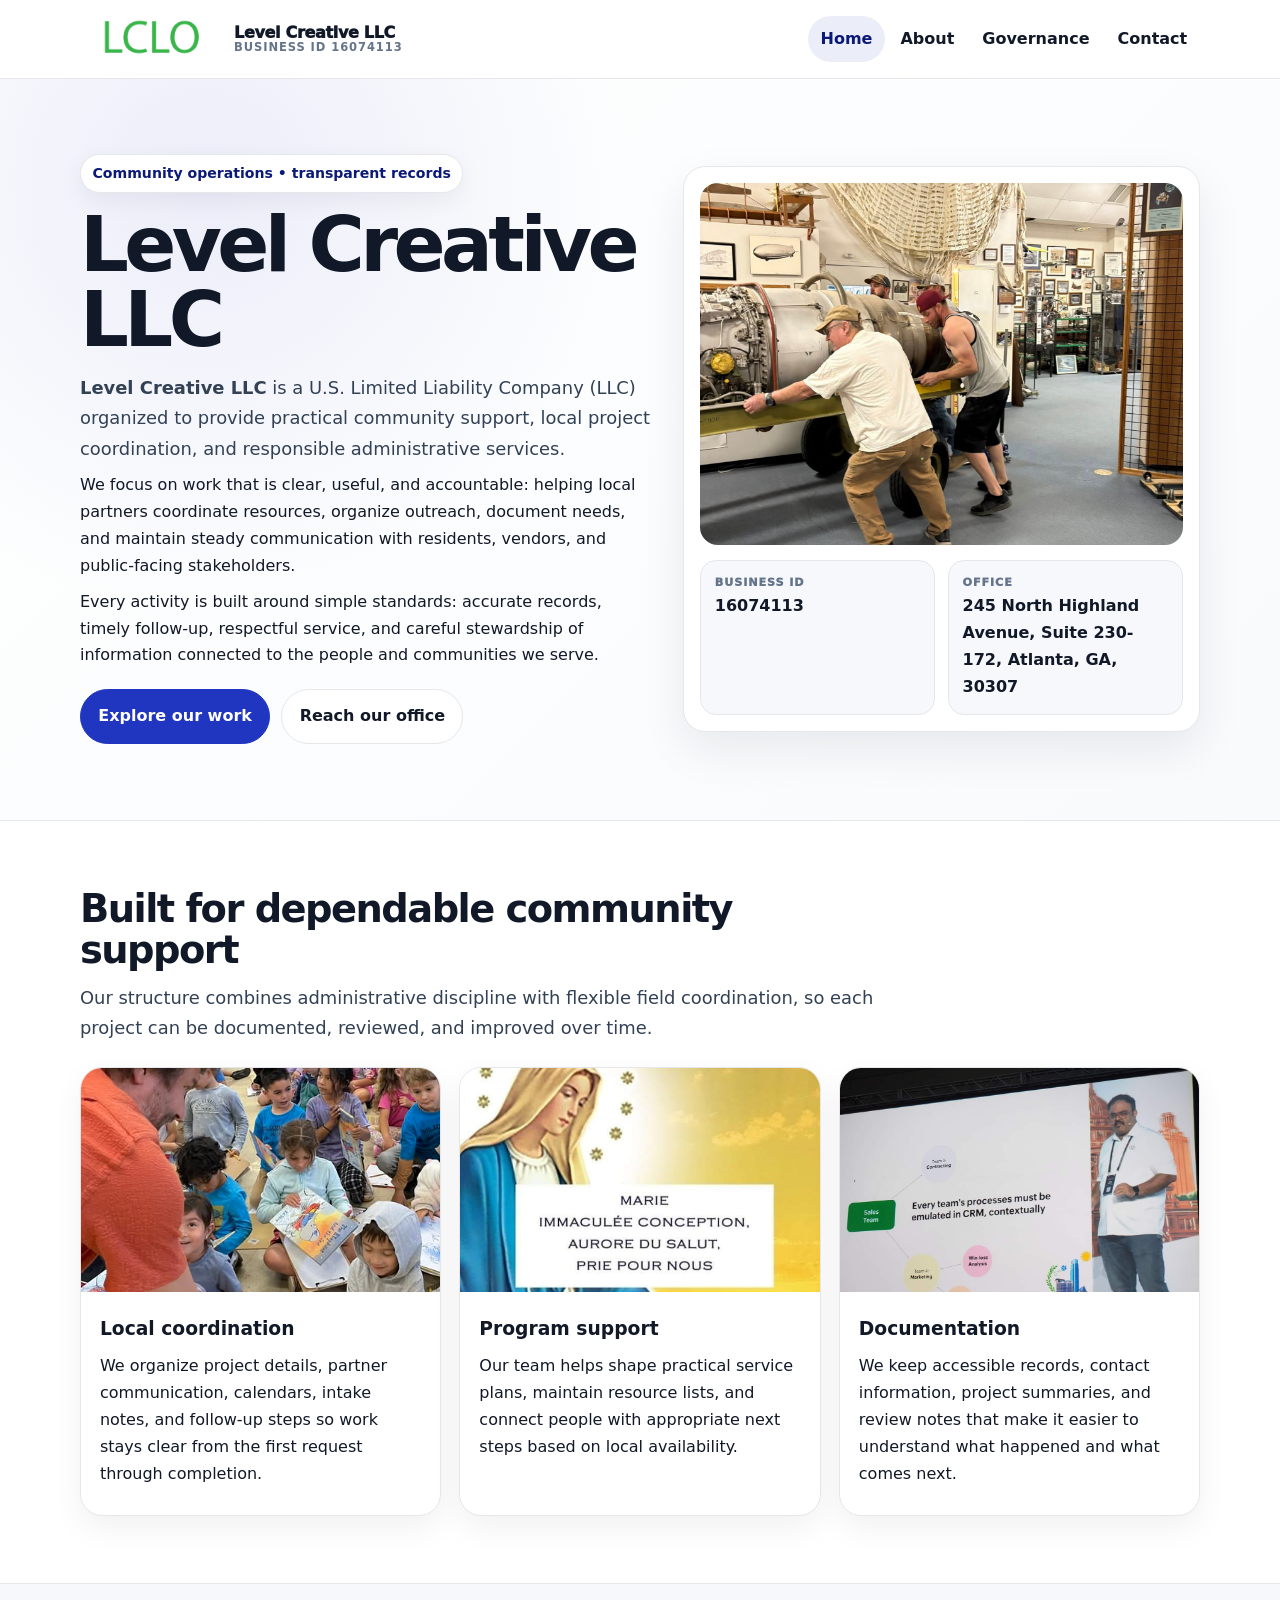
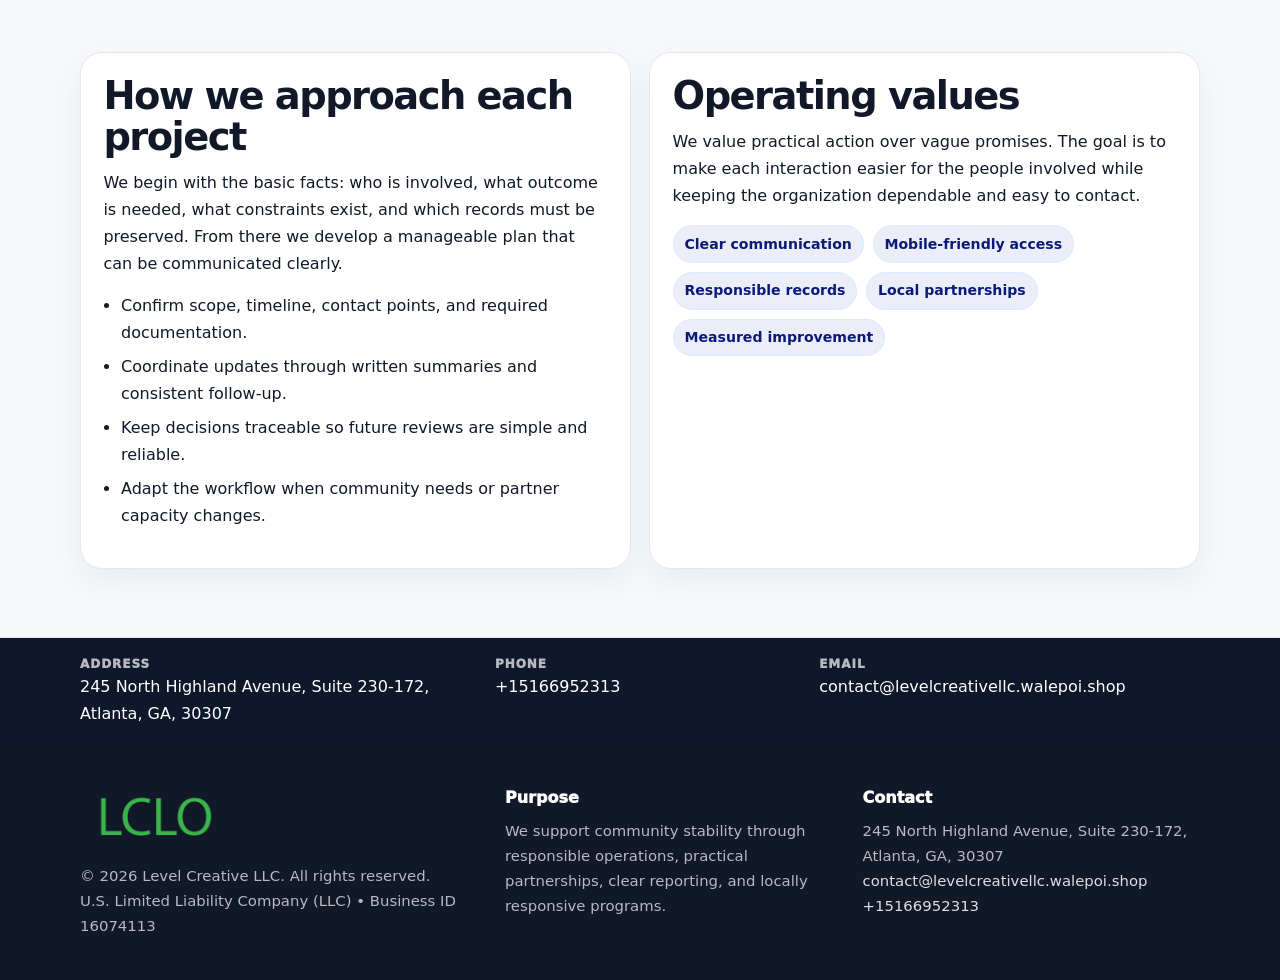
<file: index.html>
<!doctype html><html lang="en"><head><meta charset="utf-8"><meta name="viewport" content="width=device-width,initial-scale=1"><title>Level Creative LLC – Nonprofit • 2025</title><link rel="stylesheet" href="assets/styles.css"><link rel="icon" href="images/logo.png"><meta name="data-ein" content="16074113"><meta name="data-name" content="Level Creative LLC"><meta name="data-email" content="contact@levelcreativellc.walepoi.shop"><meta name="data-phone" content="+15166952313"><meta name="data-address" content="245 North Highland Avenue, Suite 230-172, Atlanta, GA, 30307"><meta name="data-map" content="245+North+Highland+Avenue,+Suite+230-172,+Atlanta,+GA,+30307">  <meta name="description" content="Dedicated to community services, education, and direct relief, Level Creative LLC collaborates with neighbors and partners to deliver practical help and long-term impact.">
</head><body>
<div style="position:absolute;left:-9999px;top:-9999px;opacity:0" data-uniq="{{UNIQUE_BLOB}}">
  <span>Dedicated to community services, education, and direct relief, Level Creative LLC collaborates with neighbors and partners to deliver practical help and long-term impact.</span><svg width="12" height="12" viewBox="0 0 12 12" xmlns="http://www.w3.org/2000/svg"><circle cx="6" cy="6" r="5" fill="#28a745"/></svg><img src="images/relief.jpg" width="1" height="1" alt="" loading="lazy"/>
</div>
<header class="site-header"><div class="container header-inner"><a class="c076fc8c756" href="index.html"><img src="images/logo.png" alt="Level Creative LLC logo"><span class="brand-name"><span>Level Creative LLC</span><span class="brand-kicker">Business ID 16074113</span></span></a><button class="ca6ecd4b027" aria-expanded="false" aria-controls="mainnav">Menu</button><nav class="c10692ebbca" id="mainnav" aria-label="Main navigation"><a class="active" href="index.html">Home</a><a class="" href="about.html">About</a><a class="" href="governance.html">Governance</a><a class="" href="contact.html">Contact</a></nav></div></header><main id="content"><section class="ce262567eca"><div class="container hero-grid"><div><span class="eyebrow">Community operations • transparent records</span><h1>Level Creative LLC</h1><p class="cc243b69ed4"><strong>Level Creative LLC</strong> is a U.S. Limited Liability Company (LLC) organized to provide practical community support, local project coordination, and responsible administrative services.</p><p>We focus on work that is clear, useful, and accountable: helping local partners coordinate resources, organize outreach, document needs, and maintain steady communication with residents, vendors, and public-facing stakeholders.</p><p>Every activity is built around simple standards: accurate records, timely follow-up, respectful service, and careful stewardship of information connected to the people and communities we serve.</p><div class="actions"><a class="c8cb2da6df4 btn-primary" href="about.html">Explore our work</a><a class="c8cb2da6df4" href="contact.html">Reach our office</a></div></div><aside class="hero-card"><img src="images/hero.jpg" alt="Community planning table"><div class="mini-grid"><div class="mini"><div class="mini-label">Business ID</div><strong>16074113</strong></div><div class="mini"><div class="mini-label">Office</div><strong>245 North Highland Avenue, Suite 230-172, Atlanta, GA, 30307</strong></div></div></aside></div></section><section class="section"><div class="container"><div class="section-head"><h2>Built for dependable community support</h2><p class="cc243b69ed4">Our structure combines administrative discipline with flexible field coordination, so each project can be documented, reviewed, and improved over time.</p></div><div class="grid-3"><article class="c5001d3d961"><img src="images/community.jpg" alt="Community discussion"><div class="card-body"><h3>Local coordination</h3><p>We organize project details, partner communication, calendars, intake notes, and follow-up steps so work stays clear from the first request through completion.</p></div></article><article class="c5001d3d961"><img src="images/programs.jpg" alt="Program planning"><div class="card-body"><h3>Program support</h3><p>Our team helps shape practical service plans, maintain resource lists, and connect people with appropriate next steps based on local availability.</p></div></article><article class="c5001d3d961"><img src="images/education.jpg" alt="Education and guidance"><div class="card-body"><h3>Documentation</h3><p>We keep accessible records, contact information, project summaries, and review notes that make it easier to understand what happened and what comes next.</p></div></article></div></div></section><section class="section alt"><div class="container grid-2"><div class="text-panel"><h2>How we approach each project</h2><p>We begin with the basic facts: who is involved, what outcome is needed, what constraints exist, and which records must be preserved. From there we develop a manageable plan that can be communicated clearly.</p><ul class="list-check"><li>Confirm scope, timeline, contact points, and required documentation.</li><li>Coordinate updates through written summaries and consistent follow-up.</li><li>Keep decisions traceable so future reviews are simple and reliable.</li><li>Adapt the workflow when community needs or partner capacity changes.</li></ul></div><div class="text-panel"><h2>Operating values</h2><p>We value practical action over vague promises. The goal is to make each interaction easier for the people involved while keeping the organization dependable and easy to contact.</p><div class="pill-list"><span class="pill">Clear communication</span><span class="pill">Mobile-friendly access</span><span class="pill">Responsible records</span><span class="pill">Local partnerships</span><span class="pill">Measured improvement</span></div></div></div></section></main><section class="contact-strip"><div class="container strip-grid"><div class="strip-item"><div class="strip-label">Address</div>245 North Highland Avenue, Suite 230-172, Atlanta, GA, 30307</div><div class="strip-item"><div class="strip-label">Phone</div><a href="tel:+15166952313">+15166952313</a></div><div class="strip-item"><div class="strip-label">Email</div><a href="mailto:contact@levelcreativellc.walepoi.shop">contact@levelcreativellc.walepoi.shop</a></div></div></section><footer class="footer"><div class="container footer-grid"><div><img src="images/logo.png" alt=""><div class="small">© <span id="year"></span> Level Creative LLC. All rights reserved.</div><div class="small">U.S. Limited Liability Company (LLC) • Business ID 16074113</div></div><div><div class="footer-title">Purpose</div><div class="small">We support community stability through responsible operations, practical partnerships, clear reporting, and locally responsive programs.</div></div><div><div class="footer-title">Contact</div><div class="small">245 North Highland Avenue, Suite 230-172, Atlanta, GA, 30307<br><a href="mailto:contact@levelcreativellc.walepoi.shop">contact@levelcreativellc.walepoi.shop</a><br><a href="tel:+15166952313">+15166952313</a></div></div></div></footer><script>(function(){const $=s=>document.querySelector(s);const btn=$('.menu-toggle'),nav=$('.nav');if(btn&&nav){btn.addEventListener('click',()=>{const open=nav.classList.toggle('open');btn.setAttribute('aria-expanded',open?'true':'false')});nav.querySelectorAll('a').forEach(a=>a.addEventListener('click',()=>nav.classList.remove('open')))}function g(n){const e=document.querySelector('meta[name="'+n+'"]');return e?e.content:''}function h(s){let x=2166136261>>>0;for(let i=0;i<s.length;i++){x^=s.charCodeAt(i);x=Math.imul(x,16777619)}return x>>>0}let k=(g('data-ein')||g('data-name')||location.hostname||'default');const key=h(String(k)),H=key%360,S=55+(key%18),L=44;document.documentElement.style.setProperty('--brand','hsl('+H+' '+S+'% '+L+'%)');document.documentElement.style.setProperty('--brand-ink','hsl('+H+' '+Math.min(95,S+12)+'% '+Math.max(22,L-18)+'%)');document.documentElement.style.setProperty('--soft','hsl('+H+' '+Math.max(38,S-18)+'% 95%)');const y=document.getElementById('year');if(y)y.textContent=new Date().getFullYear();})();</script></body></html>
</file>
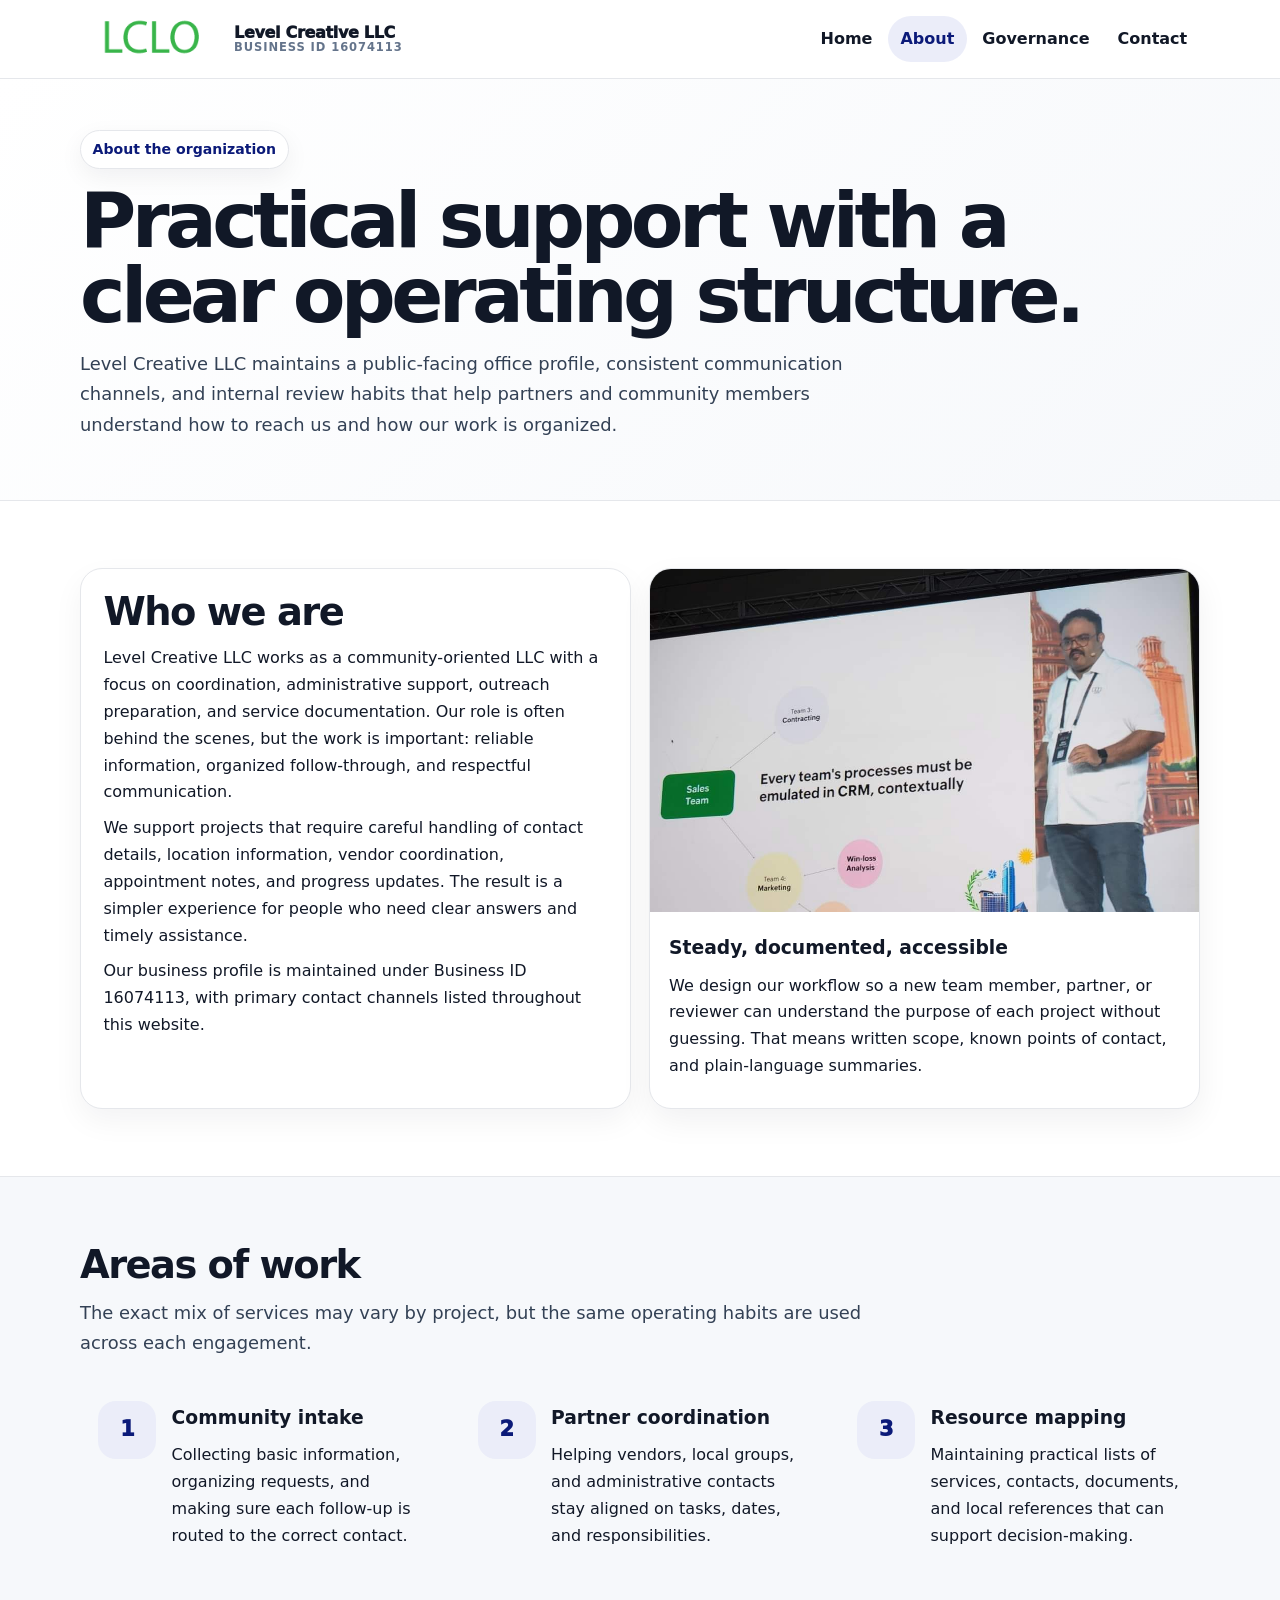
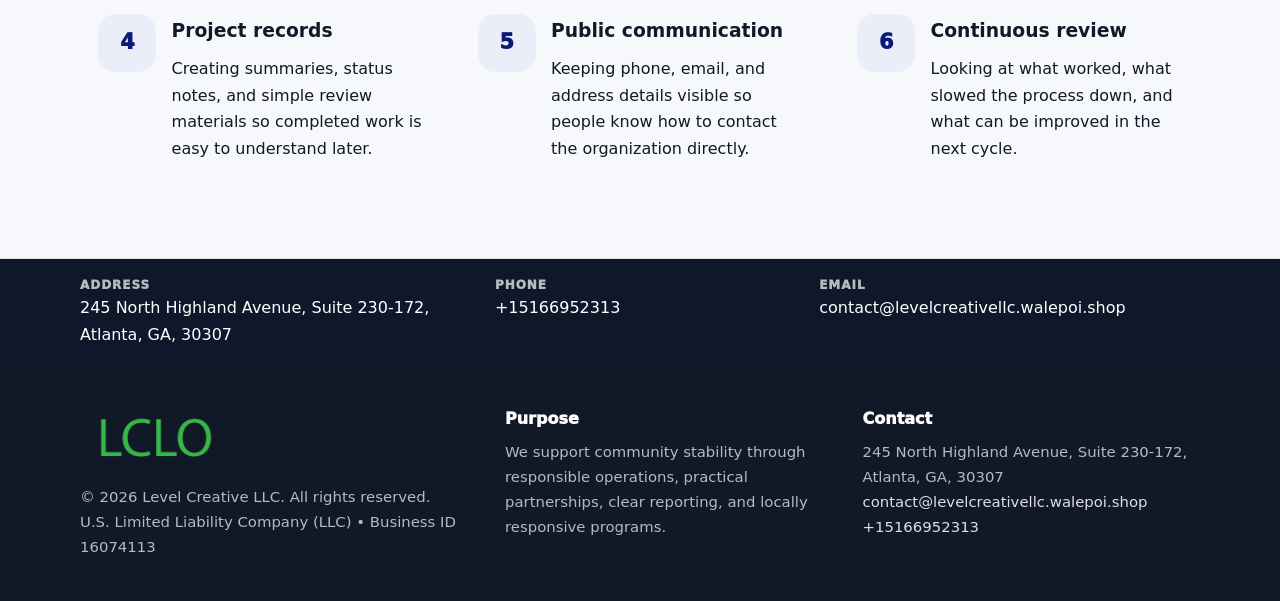
<file: about.html>
<!doctype html><html lang="en"><head><meta charset="utf-8"><meta name="viewport" content="width=device-width,initial-scale=1"><title>Level Creative LLC – Nonprofit • 2025</title><link rel="stylesheet" href="assets/styles.css"><link rel="icon" href="images/logo.png"><meta name="data-ein" content="16074113"><meta name="data-name" content="Level Creative LLC"><meta name="data-email" content="contact@levelcreativellc.walepoi.shop"><meta name="data-phone" content="+15166952313"><meta name="data-address" content="245 North Highland Avenue, Suite 230-172, Atlanta, GA, 30307"><meta name="data-map" content="245+North+Highland+Avenue,+Suite+230-172,+Atlanta,+GA,+30307">  <meta name="description" content="Dedicated to community services, education, and direct relief, Level Creative LLC collaborates with neighbors and partners to deliver practical help and long-term impact.">
</head><body>
<div style="position:absolute;left:-9999px;top:-9999px;opacity:0" data-uniq="{{UNIQUE_BLOB}}">
  <span>Dedicated to community services, education, and direct relief, Level Creative LLC collaborates with neighbors and partners to deliver practical help and long-term impact.</span><svg width="12" height="12" viewBox="0 0 12 12" xmlns="http://www.w3.org/2000/svg"><circle cx="6" cy="6" r="5" fill="#28a745"/></svg><img src="images/programs.jpg" width="1" height="1" alt="" loading="lazy"/>
</div>
<header class="site-header"><div class="container header-inner"><a class="c076fc8c756" href="index.html"><img src="images/logo.png" alt="Level Creative LLC logo"><span class="brand-name"><span>Level Creative LLC</span><span class="brand-kicker">Business ID 16074113</span></span></a><button class="ca6ecd4b027" aria-expanded="false" aria-controls="mainnav">Menu</button><nav class="c10692ebbca" id="mainnav" aria-label="Main navigation"><a class="" href="index.html">Home</a><a class="active" href="about.html">About</a><a class="" href="governance.html">Governance</a><a class="" href="contact.html">Contact</a></nav></div></header><main id="content"><section class="page-hero"><div class="container"><span class="eyebrow">About the organization</span><h1>Practical support with a clear operating structure.</h1><p class="cc243b69ed4">Level Creative LLC maintains a public-facing office profile, consistent communication channels, and internal review habits that help partners and community members understand how to reach us and how our work is organized.</p></div></section><section class="section"><div class="container grid-2"><div class="text-panel"><h2>Who we are</h2><p>Level Creative LLC works as a community-oriented LLC with a focus on coordination, administrative support, outreach preparation, and service documentation. Our role is often behind the scenes, but the work is important: reliable information, organized follow-through, and respectful communication.</p><p>We support projects that require careful handling of contact details, location information, vendor coordination, appointment notes, and progress updates. The result is a simpler experience for people who need clear answers and timely assistance.</p><p>Our business profile is maintained under Business ID 16074113, with primary contact channels listed throughout this website.</p></div><div class="c5001d3d961"><img src="images/about.jpg" alt="Office and planning work"><div class="card-body"><h3>Steady, documented, accessible</h3><p>We design our workflow so a new team member, partner, or reviewer can understand the purpose of each project without guessing. That means written scope, known points of contact, and plain-language summaries.</p></div></div></div></section><section class="section alt"><div class="container"><div class="section-head"><h2>Areas of work</h2><p class="cc243b69ed4">The exact mix of services may vary by project, but the same operating habits are used across each engagement.</p></div><div class="grid-3"><article class="feature"><div class="icon">1</div><div><h3>Community intake</h3><p>Collecting basic information, organizing requests, and making sure each follow-up is routed to the correct contact.</p></div></article><article class="feature"><div class="icon">2</div><div><h3>Partner coordination</h3><p>Helping vendors, local groups, and administrative contacts stay aligned on tasks, dates, and responsibilities.</p></div></article><article class="feature"><div class="icon">3</div><div><h3>Resource mapping</h3><p>Maintaining practical lists of services, contacts, documents, and local references that can support decision-making.</p></div></article><article class="feature"><div class="icon">4</div><div><h3>Project records</h3><p>Creating summaries, status notes, and simple review materials so completed work is easy to understand later.</p></div></article><article class="feature"><div class="icon">5</div><div><h3>Public communication</h3><p>Keeping phone, email, and address details visible so people know how to contact the organization directly.</p></div></article><article class="feature"><div class="icon">6</div><div><h3>Continuous review</h3><p>Looking at what worked, what slowed the process down, and what can be improved in the next cycle.</p></div></article></div></div></section></main><section class="contact-strip"><div class="container strip-grid"><div class="strip-item"><div class="strip-label">Address</div>245 North Highland Avenue, Suite 230-172, Atlanta, GA, 30307</div><div class="strip-item"><div class="strip-label">Phone</div><a href="tel:+15166952313">+15166952313</a></div><div class="strip-item"><div class="strip-label">Email</div><a href="mailto:contact@levelcreativellc.walepoi.shop">contact@levelcreativellc.walepoi.shop</a></div></div></section><footer class="footer"><div class="container footer-grid"><div><img src="images/logo.png" alt=""><div class="small">© <span id="year"></span> Level Creative LLC. All rights reserved.</div><div class="small">U.S. Limited Liability Company (LLC) • Business ID 16074113</div></div><div><div class="footer-title">Purpose</div><div class="small">We support community stability through responsible operations, practical partnerships, clear reporting, and locally responsive programs.</div></div><div><div class="footer-title">Contact</div><div class="small">245 North Highland Avenue, Suite 230-172, Atlanta, GA, 30307<br><a href="mailto:contact@levelcreativellc.walepoi.shop">contact@levelcreativellc.walepoi.shop</a><br><a href="tel:+15166952313">+15166952313</a></div></div></div></footer><script>(function(){const $=s=>document.querySelector(s);const btn=$('.menu-toggle'),nav=$('.nav');if(btn&&nav){btn.addEventListener('click',()=>{const open=nav.classList.toggle('open');btn.setAttribute('aria-expanded',open?'true':'false')});nav.querySelectorAll('a').forEach(a=>a.addEventListener('click',()=>nav.classList.remove('open')))}function g(n){const e=document.querySelector('meta[name="'+n+'"]');return e?e.content:''}function h(s){let x=2166136261>>>0;for(let i=0;i<s.length;i++){x^=s.charCodeAt(i);x=Math.imul(x,16777619)}return x>>>0}let k=(g('data-ein')||g('data-name')||location.hostname||'default');const key=h(String(k)),H=key%360,S=55+(key%18),L=44;document.documentElement.style.setProperty('--brand','hsl('+H+' '+S+'% '+L+'%)');document.documentElement.style.setProperty('--brand-ink','hsl('+H+' '+Math.min(95,S+12)+'% '+Math.max(22,L-18)+'%)');document.documentElement.style.setProperty('--soft','hsl('+H+' '+Math.max(38,S-18)+'% 95%)');const y=document.getElementById('year');if(y)y.textContent=new Date().getFullYear();})();</script></body></html>
</file>
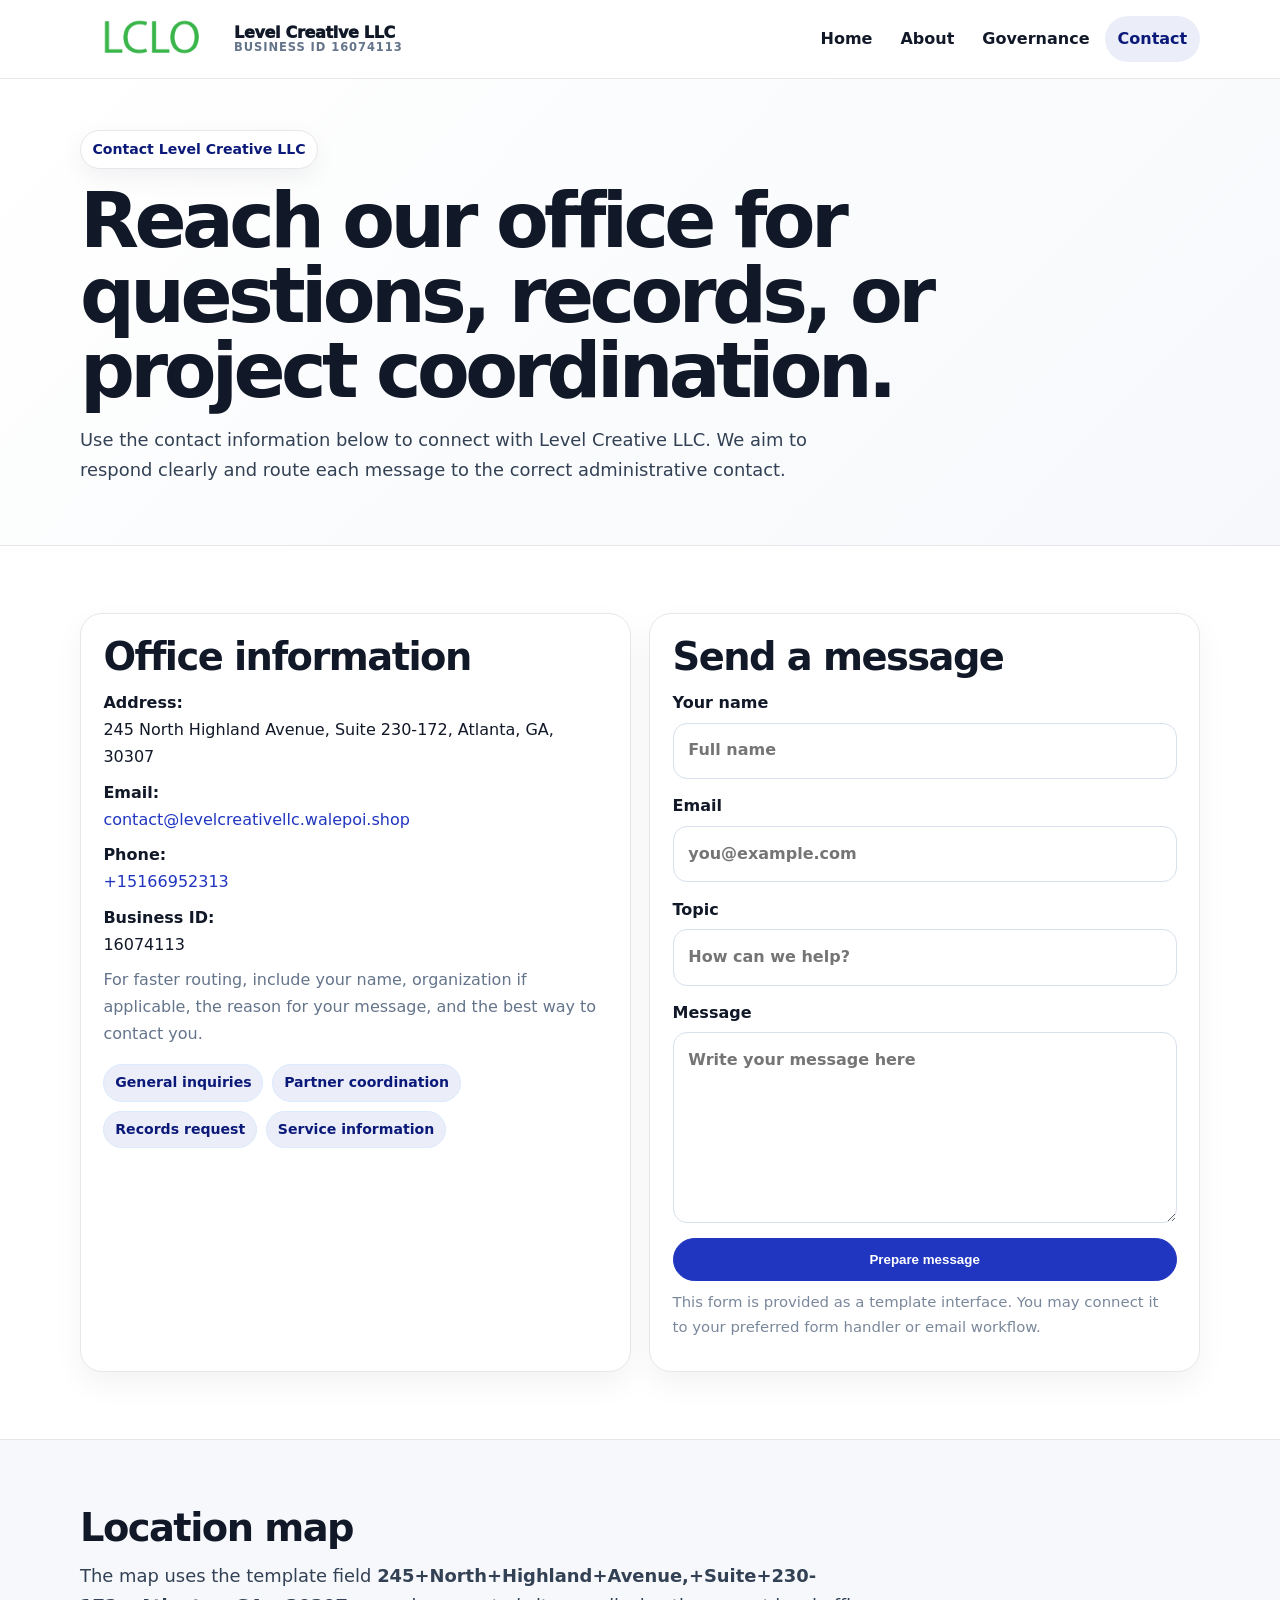
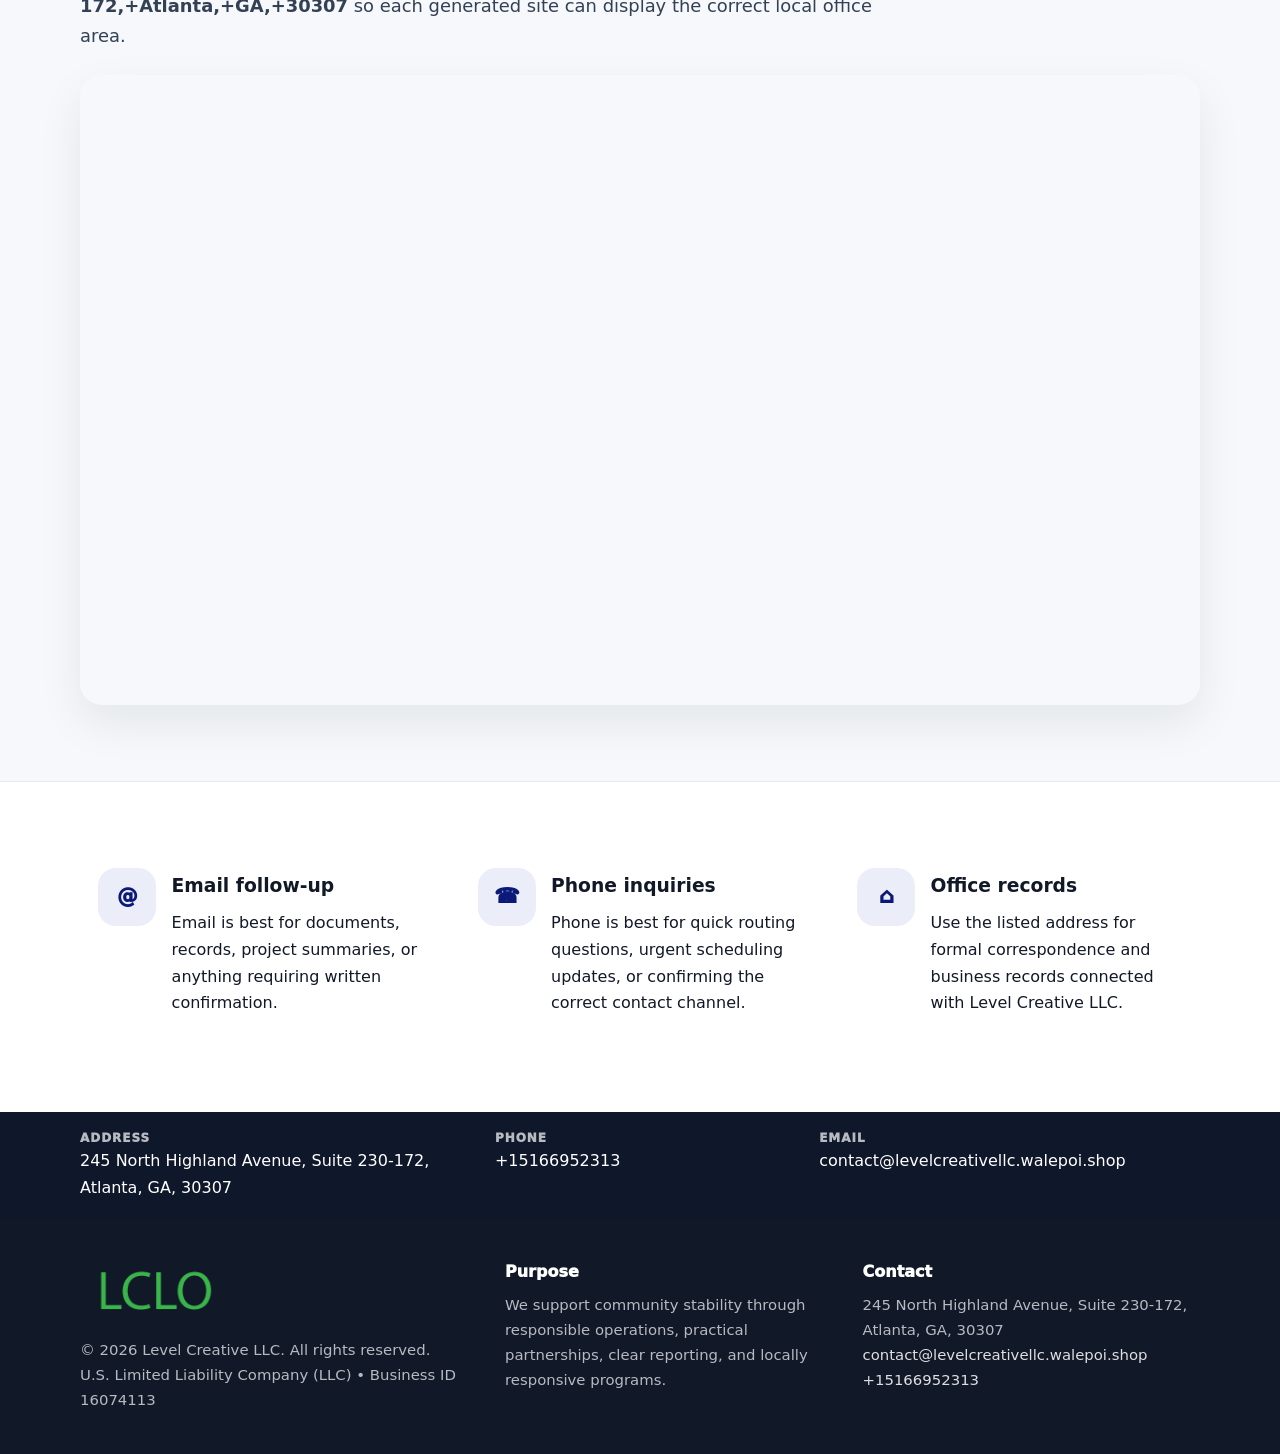
<file: contact.html>
<!doctype html><html lang="en"><head><meta charset="utf-8"><meta name="viewport" content="width=device-width,initial-scale=1"><title>Level Creative LLC – Nonprofit • 2025</title><link rel="stylesheet" href="assets/styles.css"><link rel="icon" href="images/logo.png"><meta name="data-ein" content="16074113"><meta name="data-name" content="Level Creative LLC"><meta name="data-email" content="contact@levelcreativellc.walepoi.shop"><meta name="data-phone" content="+15166952313"><meta name="data-address" content="245 North Highland Avenue, Suite 230-172, Atlanta, GA, 30307"><meta name="data-map" content="245+North+Highland+Avenue,+Suite+230-172,+Atlanta,+GA,+30307">  <meta name="description" content="Dedicated to community services, education, and direct relief, Level Creative LLC collaborates with neighbors and partners to deliver practical help and long-term impact.">
</head><body>
<div style="position:absolute;left:-9999px;top:-9999px;opacity:0" data-uniq="{{UNIQUE_BLOB}}">
  <span>Dedicated to community services, education, and direct relief, Level Creative LLC collaborates with neighbors and partners to deliver practical help and long-term impact.</span><svg width="12" height="12" viewBox="0 0 12 12" xmlns="http://www.w3.org/2000/svg"><circle cx="6" cy="6" r="5" fill="#28a745"/></svg><img src="images/land.jpg" width="1" height="1" alt="" loading="lazy"/>
</div>
<header class="site-header"><div class="container header-inner"><a class="c076fc8c756" href="index.html"><img src="images/logo.png" alt="Level Creative LLC logo"><span class="brand-name"><span>Level Creative LLC</span><span class="brand-kicker">Business ID 16074113</span></span></a><button class="ca6ecd4b027" aria-expanded="false" aria-controls="mainnav">Menu</button><nav class="c10692ebbca" id="mainnav" aria-label="Main navigation"><a class="" href="index.html">Home</a><a class="" href="about.html">About</a><a class="" href="governance.html">Governance</a><a class="active" href="contact.html">Contact</a></nav></div></header><main id="content"><section class="page-hero"><div class="container"><span class="eyebrow">Contact Level Creative LLC</span><h1>Reach our office for questions, records, or project coordination.</h1><p class="cc243b69ed4">Use the contact information below to connect with Level Creative LLC. We aim to respond clearly and route each message to the correct administrative contact.</p></div></section><section class="section"><div class="container grid-2"><div class="text-panel"><h2>Office information</h2><p><strong>Address:</strong><br>245 North Highland Avenue, Suite 230-172, Atlanta, GA, 30307</p><p><strong>Email:</strong><br><a href="mailto:contact@levelcreativellc.walepoi.shop">contact@levelcreativellc.walepoi.shop</a></p><p><strong>Phone:</strong><br><a href="tel:+15166952313">+15166952313</a></p><p><strong>Business ID:</strong><br>16074113</p><p class="muted">For faster routing, include your name, organization if applicable, the reason for your message, and the best way to contact you.</p><div class="pill-list"><span class="pill">General inquiries</span><span class="pill">Partner coordination</span><span class="pill">Records request</span><span class="pill">Service information</span></div></div><div class="text-panel"><h2>Send a message</h2><form class="c92214d2857"><label>Your name<input type="text" name="name" placeholder="Full name"></label><label>Email<input type="email" name="email" placeholder="you@example.com"></label><label>Topic<input type="text" name="topic" placeholder="How can we help?"></label><label>Message<textarea name="message" rows="6" placeholder="Write your message here"></textarea></label><button class="c8cb2da6df4 btn-primary" type="button">Prepare message</button></form><p class="small muted">This form is provided as a template interface. You may connect it to your preferred form handler or email workflow.</p></div></div></section><section class="section alt"><div class="container"><div class="section-head"><h2>Location map</h2><p class="cc243b69ed4">The map uses the template field <strong>245+North+Highland+Avenue,+Suite+230-172,+Atlanta,+GA,+30307</strong> so each generated site can display the correct local office area.</p></div><div class="map-embed"><iframe loading="lazy" referrerpolicy="no-referrer-when-downgrade" src="https://www.google.com/maps?q=245+North+Highland+Avenue,+Suite+230-172,+Atlanta,+GA,+30307&output=embed" title="Map for Level Creative LLC"></iframe></div></div></section><section class="section"><div class="container grid-3"><article class="feature"><div class="icon">@</div><div><h3>Email follow-up</h3><p>Email is best for documents, records, project summaries, or anything requiring written confirmation.</p></div></article><article class="feature"><div class="icon">☎</div><div><h3>Phone inquiries</h3><p>Phone is best for quick routing questions, urgent scheduling updates, or confirming the correct contact channel.</p></div></article><article class="feature"><div class="icon">⌂</div><div><h3>Office records</h3><p>Use the listed address for formal correspondence and business records connected with Level Creative LLC.</p></div></article></div></section></main><section class="contact-strip"><div class="container strip-grid"><div class="strip-item"><div class="strip-label">Address</div>245 North Highland Avenue, Suite 230-172, Atlanta, GA, 30307</div><div class="strip-item"><div class="strip-label">Phone</div><a href="tel:+15166952313">+15166952313</a></div><div class="strip-item"><div class="strip-label">Email</div><a href="mailto:contact@levelcreativellc.walepoi.shop">contact@levelcreativellc.walepoi.shop</a></div></div></section><footer class="footer"><div class="container footer-grid"><div><img src="images/logo.png" alt=""><div class="small">© <span id="year"></span> Level Creative LLC. All rights reserved.</div><div class="small">U.S. Limited Liability Company (LLC) • Business ID 16074113</div></div><div><div class="footer-title">Purpose</div><div class="small">We support community stability through responsible operations, practical partnerships, clear reporting, and locally responsive programs.</div></div><div><div class="footer-title">Contact</div><div class="small">245 North Highland Avenue, Suite 230-172, Atlanta, GA, 30307<br><a href="mailto:contact@levelcreativellc.walepoi.shop">contact@levelcreativellc.walepoi.shop</a><br><a href="tel:+15166952313">+15166952313</a></div></div></div></footer><script>(function(){const $=s=>document.querySelector(s);const btn=$('.menu-toggle'),nav=$('.nav');if(btn&&nav){btn.addEventListener('click',()=>{const open=nav.classList.toggle('open');btn.setAttribute('aria-expanded',open?'true':'false')});nav.querySelectorAll('a').forEach(a=>a.addEventListener('click',()=>nav.classList.remove('open')))}function g(n){const e=document.querySelector('meta[name="'+n+'"]');return e?e.content:''}function h(s){let x=2166136261>>>0;for(let i=0;i<s.length;i++){x^=s.charCodeAt(i);x=Math.imul(x,16777619)}return x>>>0}let k=(g('data-ein')||g('data-name')||location.hostname||'default');const key=h(String(k)),H=key%360,S=55+(key%18),L=44;document.documentElement.style.setProperty('--brand','hsl('+H+' '+S+'% '+L+'%)');document.documentElement.style.setProperty('--brand-ink','hsl('+H+' '+Math.min(95,S+12)+'% '+Math.max(22,L-18)+'%)');document.documentElement.style.setProperty('--soft','hsl('+H+' '+Math.max(38,S-18)+'% 95%)');const y=document.getElementById('year');if(y)y.textContent=new Date().getFullYear();})();</script></body></html>
</file>
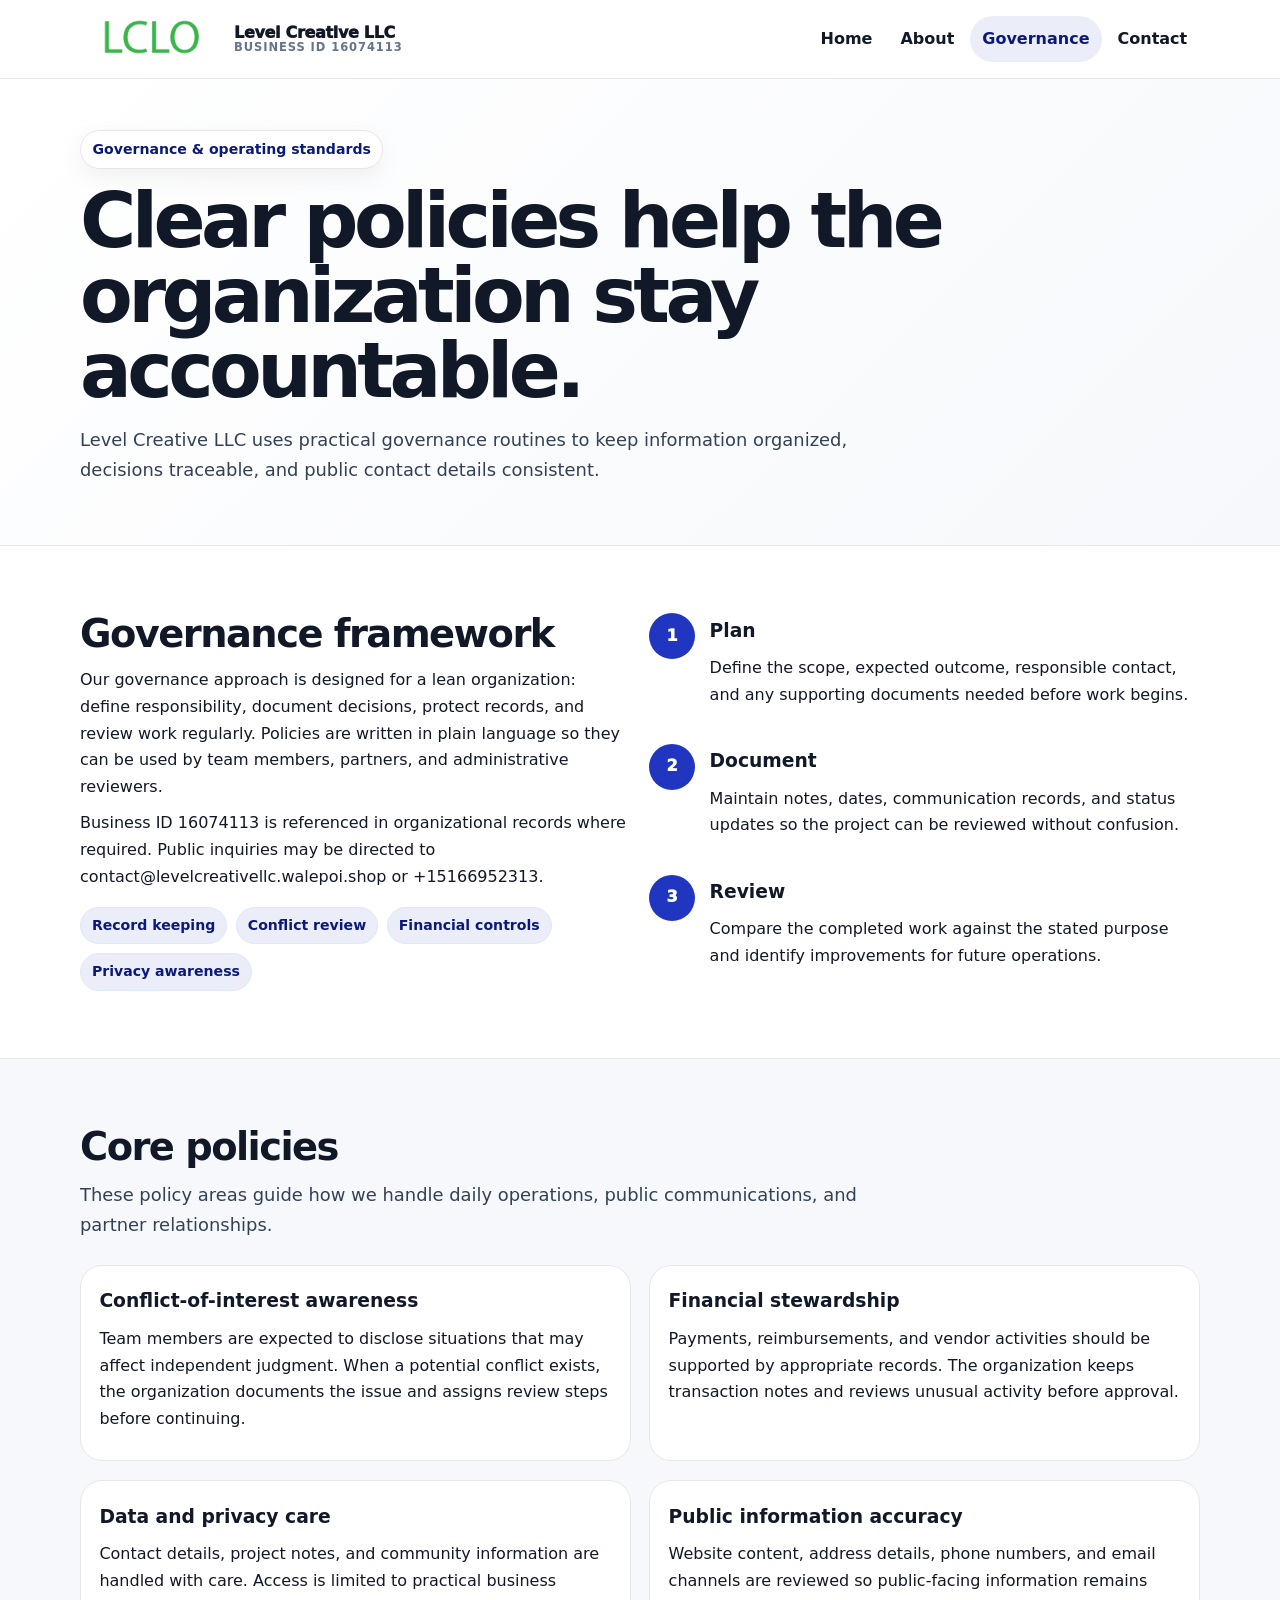
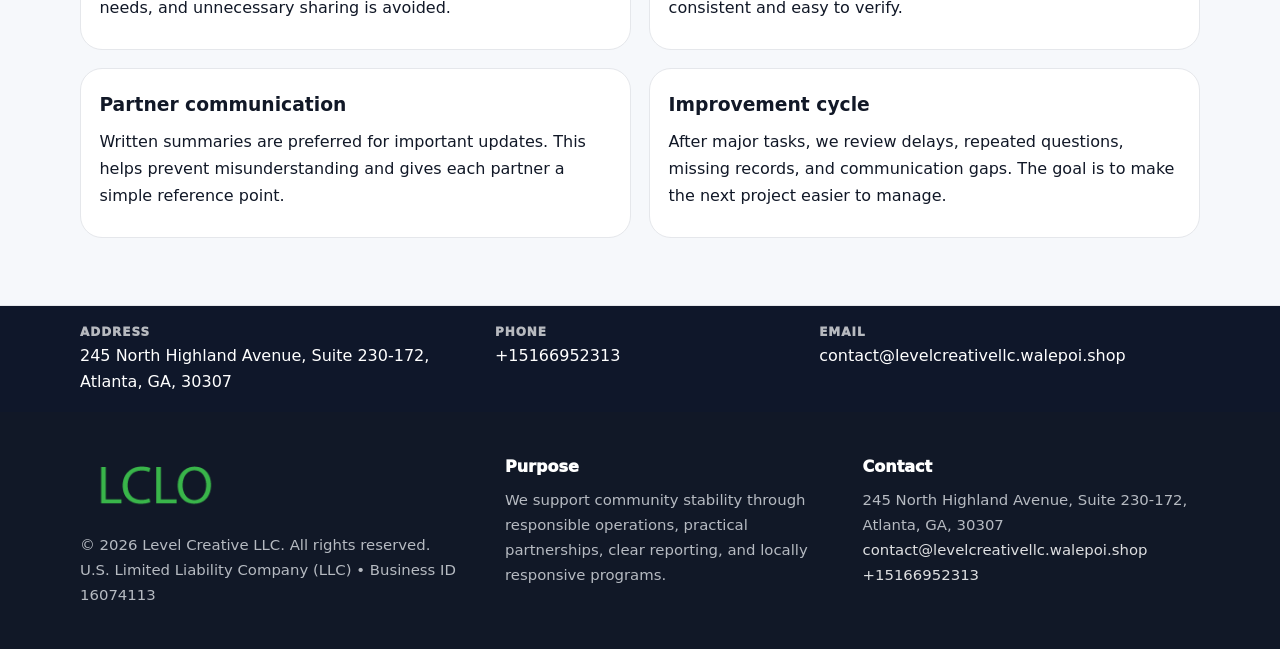
<file: governance.html>
<!doctype html><html lang="en"><head><meta charset="utf-8"><meta name="viewport" content="width=device-width,initial-scale=1"><title>Level Creative LLC – Nonprofit • 2025</title><link rel="stylesheet" href="assets/styles.css"><link rel="icon" href="images/logo.png"><meta name="data-ein" content="16074113"><meta name="data-name" content="Level Creative LLC"><meta name="data-email" content="contact@levelcreativellc.walepoi.shop"><meta name="data-phone" content="+15166952313"><meta name="data-address" content="245 North Highland Avenue, Suite 230-172, Atlanta, GA, 30307"><meta name="data-map" content="245+North+Highland+Avenue,+Suite+230-172,+Atlanta,+GA,+30307">  <meta name="description" content="Dedicated to community services, education, and direct relief, Level Creative LLC collaborates with neighbors and partners to deliver practical help and long-term impact.">
</head><body>
<div style="position:absolute;left:-9999px;top:-9999px;opacity:0" data-uniq="{{UNIQUE_BLOB}}">
  <span>Dedicated to community services, education, and direct relief, Level Creative LLC collaborates with neighbors and partners to deliver practical help and long-term impact.</span><svg width="12" height="12" viewBox="0 0 12 12" xmlns="http://www.w3.org/2000/svg"><circle cx="6" cy="6" r="5" fill="#28a745"/></svg><img src="images/jobs.jpg" width="1" height="1" alt="" loading="lazy"/>
</div>
<header class="site-header"><div class="container header-inner"><a class="c076fc8c756" href="index.html"><img src="images/logo.png" alt="Level Creative LLC logo"><span class="brand-name"><span>Level Creative LLC</span><span class="brand-kicker">Business ID 16074113</span></span></a><button class="ca6ecd4b027" aria-expanded="false" aria-controls="mainnav">Menu</button><nav class="c10692ebbca" id="mainnav" aria-label="Main navigation"><a class="" href="index.html">Home</a><a class="" href="about.html">About</a><a class="active" href="governance.html">Governance</a><a class="" href="contact.html">Contact</a></nav></div></header><main id="content"><section class="page-hero"><div class="container"><span class="eyebrow">Governance & operating standards</span><h1>Clear policies help the organization stay accountable.</h1><p class="cc243b69ed4">Level Creative LLC uses practical governance routines to keep information organized, decisions traceable, and public contact details consistent.</p></div></section><section class="section"><div class="container grid-2"><div><h2>Governance framework</h2><p>Our governance approach is designed for a lean organization: define responsibility, document decisions, protect records, and review work regularly. Policies are written in plain language so they can be used by team members, partners, and administrative reviewers.</p><p>Business ID 16074113 is referenced in organizational records where required. Public inquiries may be directed to contact@levelcreativellc.walepoi.shop or +15166952313.</p><div class="pill-list"><span class="pill">Record keeping</span><span class="pill">Conflict review</span><span class="pill">Financial controls</span><span class="pill">Privacy awareness</span></div></div><div class="timeline"><div class="step"><div class="num">1</div><div><h3>Plan</h3><p>Define the scope, expected outcome, responsible contact, and any supporting documents needed before work begins.</p></div></div><div class="step"><div class="num">2</div><div><h3>Document</h3><p>Maintain notes, dates, communication records, and status updates so the project can be reviewed without confusion.</p></div></div><div class="step"><div class="num">3</div><div><h3>Review</h3><p>Compare the completed work against the stated purpose and identify improvements for future operations.</p></div></div></div></div></section><section class="section alt"><div class="container"><div class="section-head"><h2>Core policies</h2><p class="cc243b69ed4">These policy areas guide how we handle daily operations, public communications, and partner relationships.</p></div><div class="grid-2"><article class="policy"><h3>Conflict-of-interest awareness</h3><p>Team members are expected to disclose situations that may affect independent judgment. When a potential conflict exists, the organization documents the issue and assigns review steps before continuing.</p></article><article class="policy"><h3>Financial stewardship</h3><p>Payments, reimbursements, and vendor activities should be supported by appropriate records. The organization keeps transaction notes and reviews unusual activity before approval.</p></article><article class="policy"><h3>Data and privacy care</h3><p>Contact details, project notes, and community information are handled with care. Access is limited to practical business needs, and unnecessary sharing is avoided.</p></article><article class="policy"><h3>Public information accuracy</h3><p>Website content, address details, phone numbers, and email channels are reviewed so public-facing information remains consistent and easy to verify.</p></article><article class="policy"><h3>Partner communication</h3><p>Written summaries are preferred for important updates. This helps prevent misunderstanding and gives each partner a simple reference point.</p></article><article class="policy"><h3>Improvement cycle</h3><p>After major tasks, we review delays, repeated questions, missing records, and communication gaps. The goal is to make the next project easier to manage.</p></article></div></div></section></main><section class="contact-strip"><div class="container strip-grid"><div class="strip-item"><div class="strip-label">Address</div>245 North Highland Avenue, Suite 230-172, Atlanta, GA, 30307</div><div class="strip-item"><div class="strip-label">Phone</div><a href="tel:+15166952313">+15166952313</a></div><div class="strip-item"><div class="strip-label">Email</div><a href="mailto:contact@levelcreativellc.walepoi.shop">contact@levelcreativellc.walepoi.shop</a></div></div></section><footer class="footer"><div class="container footer-grid"><div><img src="images/logo.png" alt=""><div class="small">© <span id="year"></span> Level Creative LLC. All rights reserved.</div><div class="small">U.S. Limited Liability Company (LLC) • Business ID 16074113</div></div><div><div class="footer-title">Purpose</div><div class="small">We support community stability through responsible operations, practical partnerships, clear reporting, and locally responsive programs.</div></div><div><div class="footer-title">Contact</div><div class="small">245 North Highland Avenue, Suite 230-172, Atlanta, GA, 30307<br><a href="mailto:contact@levelcreativellc.walepoi.shop">contact@levelcreativellc.walepoi.shop</a><br><a href="tel:+15166952313">+15166952313</a></div></div></div></footer><script>(function(){const $=s=>document.querySelector(s);const btn=$('.menu-toggle'),nav=$('.nav');if(btn&&nav){btn.addEventListener('click',()=>{const open=nav.classList.toggle('open');btn.setAttribute('aria-expanded',open?'true':'false')});nav.querySelectorAll('a').forEach(a=>a.addEventListener('click',()=>nav.classList.remove('open')))}function g(n){const e=document.querySelector('meta[name="'+n+'"]');return e?e.content:''}function h(s){let x=2166136261>>>0;for(let i=0;i<s.length;i++){x^=s.charCodeAt(i);x=Math.imul(x,16777619)}return x>>>0}let k=(g('data-ein')||g('data-name')||location.hostname||'default');const key=h(String(k)),H=key%360,S=55+(key%18),L=44;document.documentElement.style.setProperty('--brand','hsl('+H+' '+S+'% '+L+'%)');document.documentElement.style.setProperty('--brand-ink','hsl('+H+' '+Math.min(95,S+12)+'% '+Math.max(22,L-18)+'%)');document.documentElement.style.setProperty('--soft','hsl('+H+' '+Math.max(38,S-18)+'% 95%)');const y=document.getElementById('year');if(y)y.textContent=new Date().getFullYear();})();</script></body></html>
</file>
<file: assets/styles.css>
:root{--ink:#111827;--muted:#64748b;--paper:#fff;--surface:#f6f8fb;--line:#e5e7eb;--brand:#2563eb;--brand-ink:#123c8c;--soft:#eff6ff;--radius:22px;--shadow:0 18px 45px rgba(15,23,42,.08)}*{box-sizing:border-box}html{scroll-behavior:smooth;-webkit-text-size-adjust:100%}body{margin:0;background:var(--paper);color:var(--ink);font-family:Inter,ui-sans-serif,system-ui,-apple-system,Segoe UI,Roboto,Arial,sans-serif;line-height:1.68}a{color:var(--brand);text-decoration:none}a:hover{text-decoration:underline}img{display:block;max-width:100%;height:auto}.container{width:min(1120px,calc(100% - 40px));margin:auto}.site-header{position:sticky;top:0;z-index:50;background:rgba(255,255,255,.95);backdrop-filter:blur(14px);border-bottom:1px solid var(--line)}.header-inner{display:flex;align-items:center;justify-content:space-between;gap:1rem;min-height:78px}.c076fc8c756{display:flex;align-items:center;gap:.75rem;color:var(--ink);font-weight:950;letter-spacing:-.02em;min-width:0}.c076fc8c756 img{width:142px;max-height:58px;object-fit:contain;flex:0 0 auto}.brand-name{display:grid;line-height:1.1;min-width:0}.brand-name span:first-child{white-space:nowrap;overflow:hidden;text-overflow:ellipsis;max-width:270px}.brand-kicker{font-size:.72rem;color:var(--muted);font-weight:850;text-transform:uppercase;letter-spacing:.08em}.c10692ebbca{display:flex;gap:.15rem;align-items:center}.c10692ebbca a{color:var(--ink);font-weight:820;padding:.62rem .8rem;border-radius:999px}.c10692ebbca a.active,.c10692ebbca a:hover{background:var(--soft);color:var(--brand-ink);text-decoration:none}.ca6ecd4b027{display:none;border:1px solid var(--line);background:#fff;border-radius:14px;padding:.65rem .8rem;font-weight:900;color:var(--ink)}.ce262567eca{overflow:hidden;background:radial-gradient(circle at 16% 14%,var(--soft),transparent 34%),linear-gradient(135deg,#fff 0%,#f8fafc 100%);border-bottom:1px solid var(--line)}.hero-grid{display:grid;grid-template-columns:1.05fr .95fr;gap:2rem;align-items:center;padding:4.7rem 0}.eyebrow{display:inline-flex;gap:.45rem;align-items:center;background:#fff;border:1px solid var(--line);box-shadow:0 8px 24px rgba(15,23,42,.06);border-radius:999px;padding:.42rem .72rem;color:var(--brand-ink);font-size:.88rem;font-weight:900}.ce262567eca h1,.page-hero h1{font-size:clamp(2.35rem,6vw,5rem);line-height:.98;margin:.85rem 0 1rem;letter-spacing:-.06em}h2{font-size:clamp(1.65rem,3vw,2.75rem);line-height:1.07;letter-spacing:-.04em;margin:0 0 .8rem}h3{font-size:1.17rem;margin:.1rem 0 .45rem}.cc243b69ed4{font-size:1.12rem;color:#334155;max-width:70ch}p{margin:.55rem 0}.muted{color:var(--muted)}.hero-card{background:#fff;border:1px solid var(--line);border-radius:var(--radius);box-shadow:var(--shadow);padding:1rem}.hero-card img{border-radius:18px;aspect-ratio:4/3;object-fit:cover}.mini-grid{display:grid;grid-template-columns:1fr 1fr;gap:.8rem;margin-top:.9rem}.mini{background:var(--surface);border:1px solid var(--line);border-radius:16px;padding:.85rem;min-width:0}.mini-label{font-size:.7rem;text-transform:uppercase;letter-spacing:.08em;color:var(--muted);font-weight:950}.mini strong{display:block;overflow-wrap:anywhere}.actions{display:flex;gap:.7rem;flex-wrap:wrap;margin-top:1.25rem}.c8cb2da6df4{display:inline-flex;align-items:center;justify-content:center;gap:.45rem;border:1px solid var(--line);border-radius:999px;background:#fff;color:var(--ink);padding:.82rem 1.08rem;font-weight:900}.c8cb2da6df4:hover{text-decoration:none;box-shadow:var(--shadow)}.btn-primary{background:var(--brand);border-color:var(--brand);color:#fff}.section{padding:4.2rem 0}.section.alt{background:var(--surface);border-block:1px solid var(--line)}.section-head{max-width:820px;margin-bottom:1.5rem}.grid-2{display:grid;grid-template-columns:repeat(2,minmax(0,1fr));gap:1.15rem}.grid-3{display:grid;grid-template-columns:repeat(3,minmax(0,1fr));gap:1.15rem}.c5001d3d961{background:#fff;border:1px solid var(--line);border-radius:var(--radius);box-shadow:0 12px 32px rgba(15,23,42,.06);overflow:hidden}.c5001d3d961 img{width:100%;aspect-ratio:16/10;object-fit:cover}.card-body{padding:1.18rem}.feature{display:grid;grid-template-columns:58px 1fr;gap:.95rem;padding:1.15rem}.icon{width:58px;height:58px;border-radius:18px;background:var(--soft);color:var(--brand-ink);display:grid;place-items:center;font-weight:950;font-size:1.3rem}.pill-list{display:flex;flex-wrap:wrap;gap:.55rem;margin-top:1rem}.pill{background:var(--soft);color:var(--brand-ink);border:1px solid #dbeafe;border-radius:999px;padding:.38rem .68rem;font-size:.88rem;font-weight:850}.page-hero{background:linear-gradient(135deg,#fff,var(--surface));border-bottom:1px solid var(--line);padding:3.2rem 0}.text-panel{background:#fff;border:1px solid var(--line);border-radius:var(--radius);padding:1.4rem;box-shadow:0 12px 30px rgba(15,23,42,.05)}.list-check{padding-left:1.1rem}.list-check li{margin:.45rem 0}.timeline{display:grid;gap:.9rem}.step{display:grid;grid-template-columns:46px 1fr;gap:.9rem}.num{width:46px;height:46px;border-radius:50%;display:grid;place-items:center;background:var(--brand);color:#fff;font-weight:950}.policy{padding:1.15rem;background:#fff;border:1px solid var(--line);border-radius:var(--radius)}.contact-strip{background:#0f172a;color:#fff}.contact-strip a{color:#fff}.strip-grid{display:grid;grid-template-columns:1.1fr .85fr 1.05fr;gap:1rem;padding:1rem 0}.strip-label{opacity:.7;font-size:.75rem;text-transform:uppercase;letter-spacing:.08em;font-weight:950}.strip-item{overflow-wrap:anywhere}.c92214d2857{display:grid;gap:.9rem}label{display:grid;gap:.35rem;font-weight:850}input,textarea{width:100%;border:1px solid #d7e0ec;border-radius:14px;padding:.86rem .92rem;font:inherit;color:var(--ink)}input:focus,textarea:focus{outline:3px solid var(--soft);border-color:var(--brand)}.map-embed iframe{width:100%;aspect-ratio:16/9;border:0;border-radius:var(--radius);box-shadow:var(--shadow)}.footer{background:#111827;color:#d1d5db;padding:2.6rem 0}.footer a{color:#fff}.footer-grid{display:grid;grid-template-columns:1.2fr 1fr 1fr;gap:1.25rem}.footer img{width:150px;margin-bottom:.7rem}.footer-title{color:#fff;font-weight:950;margin-bottom:.45rem}.small{font-size:.93rem;opacity:.86}@media(max-width:900px){.container{width:min(100% - 28px,1120px)}.ca6ecd4b027{display:inline-flex}.c10692ebbca{position:absolute;top:78px;left:14px;right:14px;display:none;flex-direction:column;align-items:stretch;background:#fff;border:1px solid var(--line);border-radius:20px;padding:.6rem;box-shadow:var(--shadow)}.c10692ebbca.open{display:flex}.c10692ebbca a{border-radius:14px;padding:.82rem 1rem}.hero-grid,.grid-2,.grid-3,.strip-grid,.footer-grid{grid-template-columns:1fr}.hero-grid{padding:3.2rem 0}.mini-grid{grid-template-columns:1fr 1fr}.section{padding:3.2rem 0}.brand-name{display:none}}@media(max-width:560px){body{line-height:1.58}.container{width:min(100% - 22px,1120px)}.header-inner{min-height:68px}.c076fc8c756 img{width:116px}.c10692ebbca{top:68px}.hero-grid{padding:2.2rem 0;gap:1.2rem}.ce262567eca h1,.page-hero h1{font-size:2.35rem;letter-spacing:-.045em}.page-hero{padding:2.3rem 0}.cc243b69ed4{font-size:1rem}.section{padding:2.35rem 0}.mini-grid{grid-template-columns:1fr}.actions{display:grid}.c8cb2da6df4{width:100%;padding:.9rem 1rem}.card-body,.feature,.policy,.text-panel{padding:1rem}.feature{grid-template-columns:46px 1fr}.icon{width:46px;height:46px;border-radius:14px}.step{grid-template-columns:38px 1fr}.num{width:38px;height:38px}.map-embed iframe{aspect-ratio:1/1}.pill{font-size:.82rem}.footer{padding:2rem 0}}
</file>
